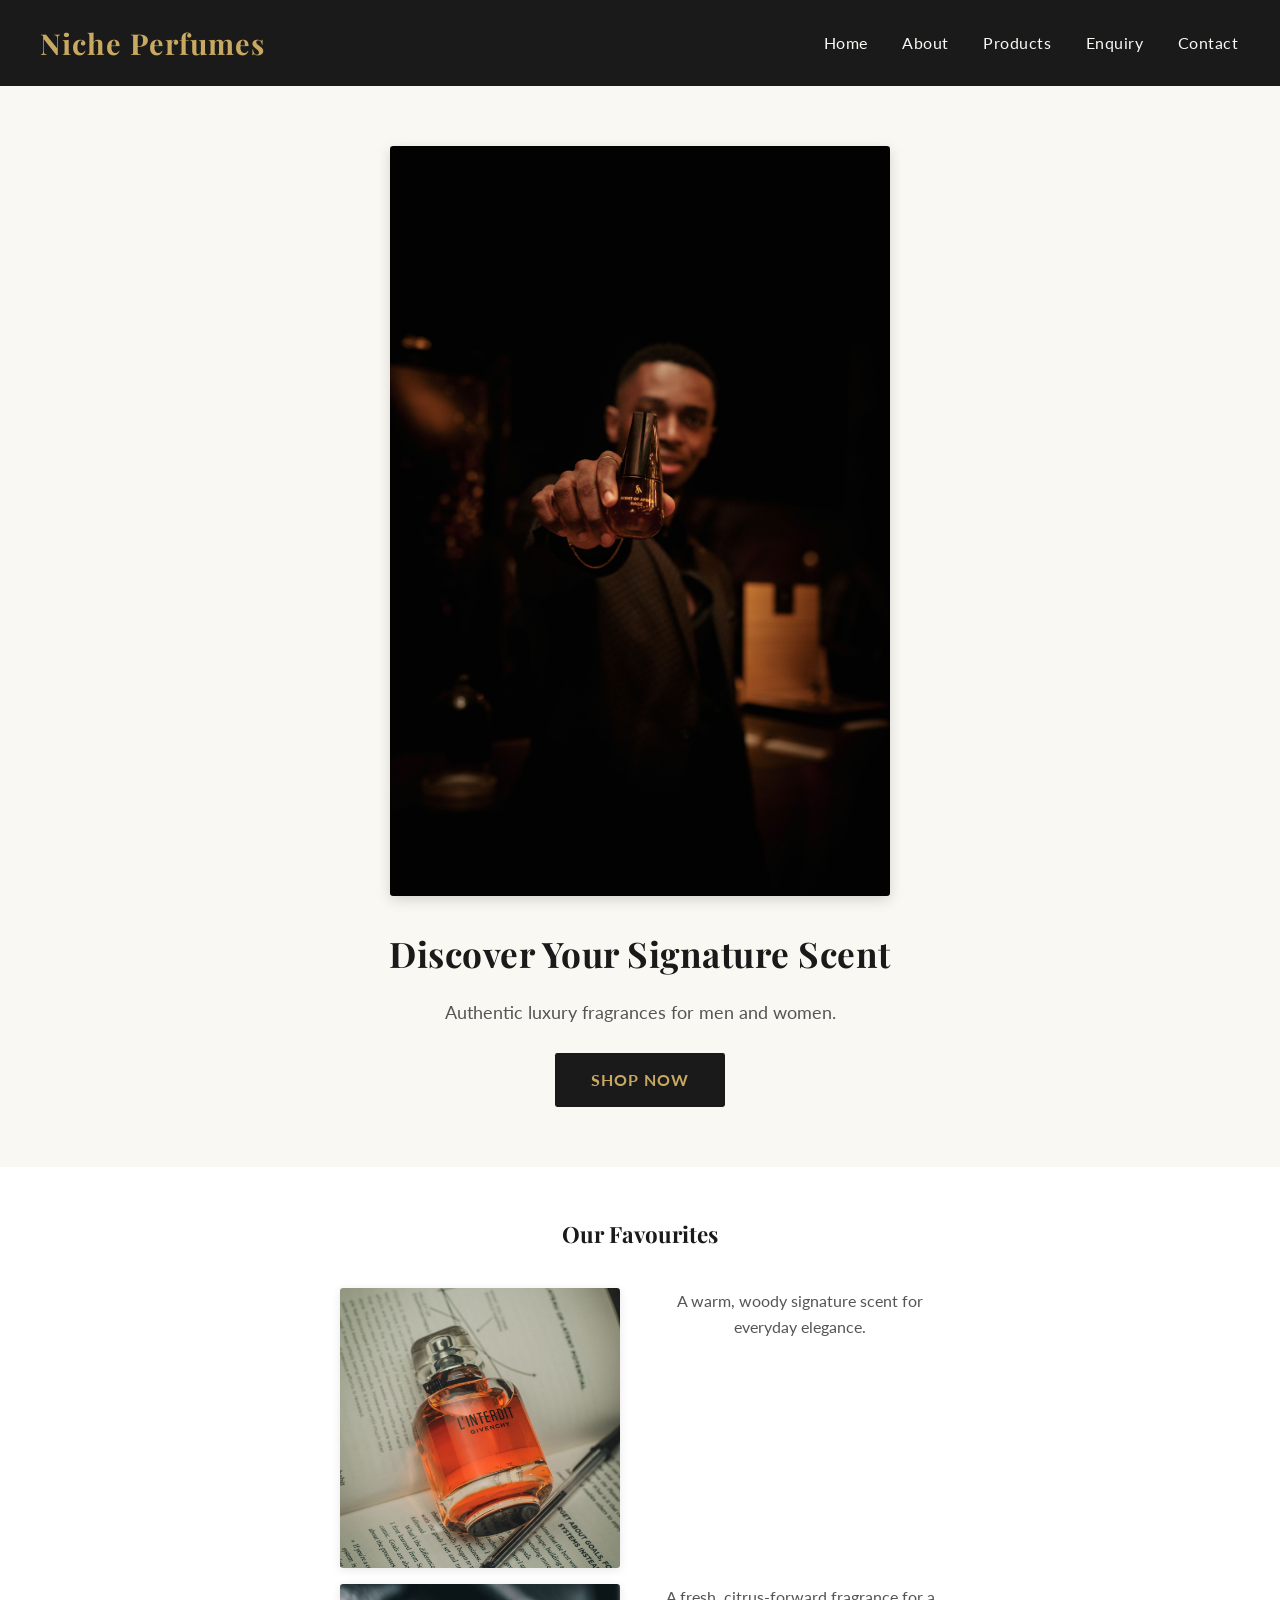
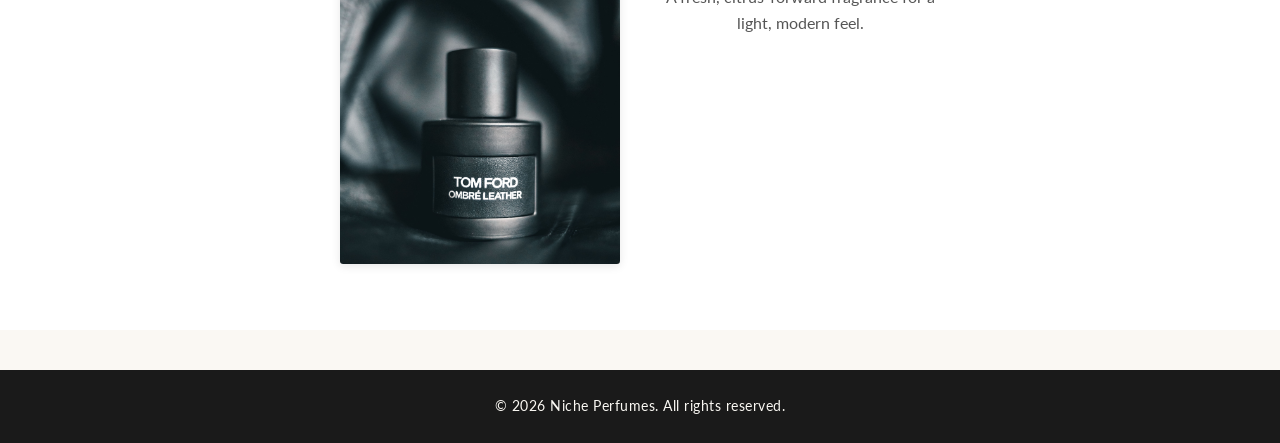
<file: index.html>
<!DOCTYPE html>
<html lang="en">
<head>
    <meta charset="UTF-8">
    <meta name="viewport" content="width=device-width, initial-scale=1.0">

    <!-- SEO: unique title and description for this page -->
    <title>Niche Perfumes | Luxury Fragrances in Cape Town</title>
    <meta name="description" content="Discover authentic luxury perfumes for men and women in Cape Town. Shop woody, floral, oriental and fresh fragrances at Niche Perfumes.">
    <meta name="keywords" content="luxury perfume Cape Town, authentic perfume South Africa, niche fragrances, perfume shop Cape Town, designer perfume">
    <meta name="author" content="Filloi Marie Antoinette">
    <meta name="robots" content="index, follow">
    <link rel="canonical" href="https://marie-filloi.github.io/niche-perfume-website/">

    <!-- Social sharing preview (Open Graph) -->
    <meta property="og:type" content="website">
    <meta property="og:site_name" content="Niche Perfumes">
    <meta property="og:title" content="Niche Perfumes | Luxury Fragrances in Cape Town">
    <meta property="og:description" content="Authentic luxury perfumes for men and women, from our boutique in the Cape Town CBD.">
    <meta property="og:url" content="https://marie-filloi.github.io/niche-perfume-website/">
    <meta property="og:image" content="https://marie-filloi.github.io/niche-perfume-website/images/home/hero-perfume.jpg">
    <meta property="og:locale" content="en_ZA">

    <!-- Speed: connect early to Google Fonts -->
    <link rel="preconnect" href="https://fonts.googleapis.com">
    <link rel="preconnect" href="https://fonts.gstatic.com" crossorigin>

    <link rel="stylesheet" href="css/style.css">
</head>
<body>

    <!-- Header and navigation -->
   <header>
    <h1>Niche Perfumes</h1>
    <!-- Hamburger button: only visible on small screens (see CSS) -->
    <button class="nav-toggle" aria-label="Toggle navigation menu" aria-expanded="false" aria-controls="main-nav">
        &#9776;
    </button>
    <nav id="main-nav">
        <ul>
            <li><a href="index.html">Home</a></li>
            <li><a href="about.html">About</a></li>
            <li><a href="products.html">Products</a></li>
            <li><a href="enquiry.html">Enquiry</a></li>
            <li><a href="contact.html">Contact</a></li>
        </ul>
    </nav>
</header>

    <!-- Main content -->
    <main>
        <section class="hero">
            
    <picture>
    <source media="(max-width: 768px)" srcset="images/home/hero-perfume-mobile.jpg">
    <source media="(min-width: 769px)" srcset="images/home/hero-perfume.jpg">
    <img src="images/home/hero-perfume.jpg" alt="Luxury perfume bottle">
</picture>
    <h2>Discover Your Signature Scent</h2>
    <p>Authentic luxury fragrances for men and women.</p>
    <a href="products.html" class="btn">Shop Now</a>
</section>

<section class="featured-products">
    <h3>Our Favourites</h3>
    <div class="product-preview">
        <img src="images/home/featured-woody-perfume.jpg" alt="Warm woody signature perfume bottle" loading="lazy">
        <p>A warm, woody signature scent for everyday elegance.</p>
    </div>
    <div class="product-preview">
       <img src="images/home/featured-fresh-perfume.jpg" alt="Fresh citrus-forward perfume bottle" loading="lazy">
        <p>A fresh, citrus-forward fragrance for a light, modern feel.</p>
    </div>
</section>

    </main>

    <!-- Footer -->
    <footer>
        <p>&copy; 2026 Niche Perfumes. All rights reserved.</p>
    </footer>

    <script src="js/main.js"></script>
</body>
</html>
</file>
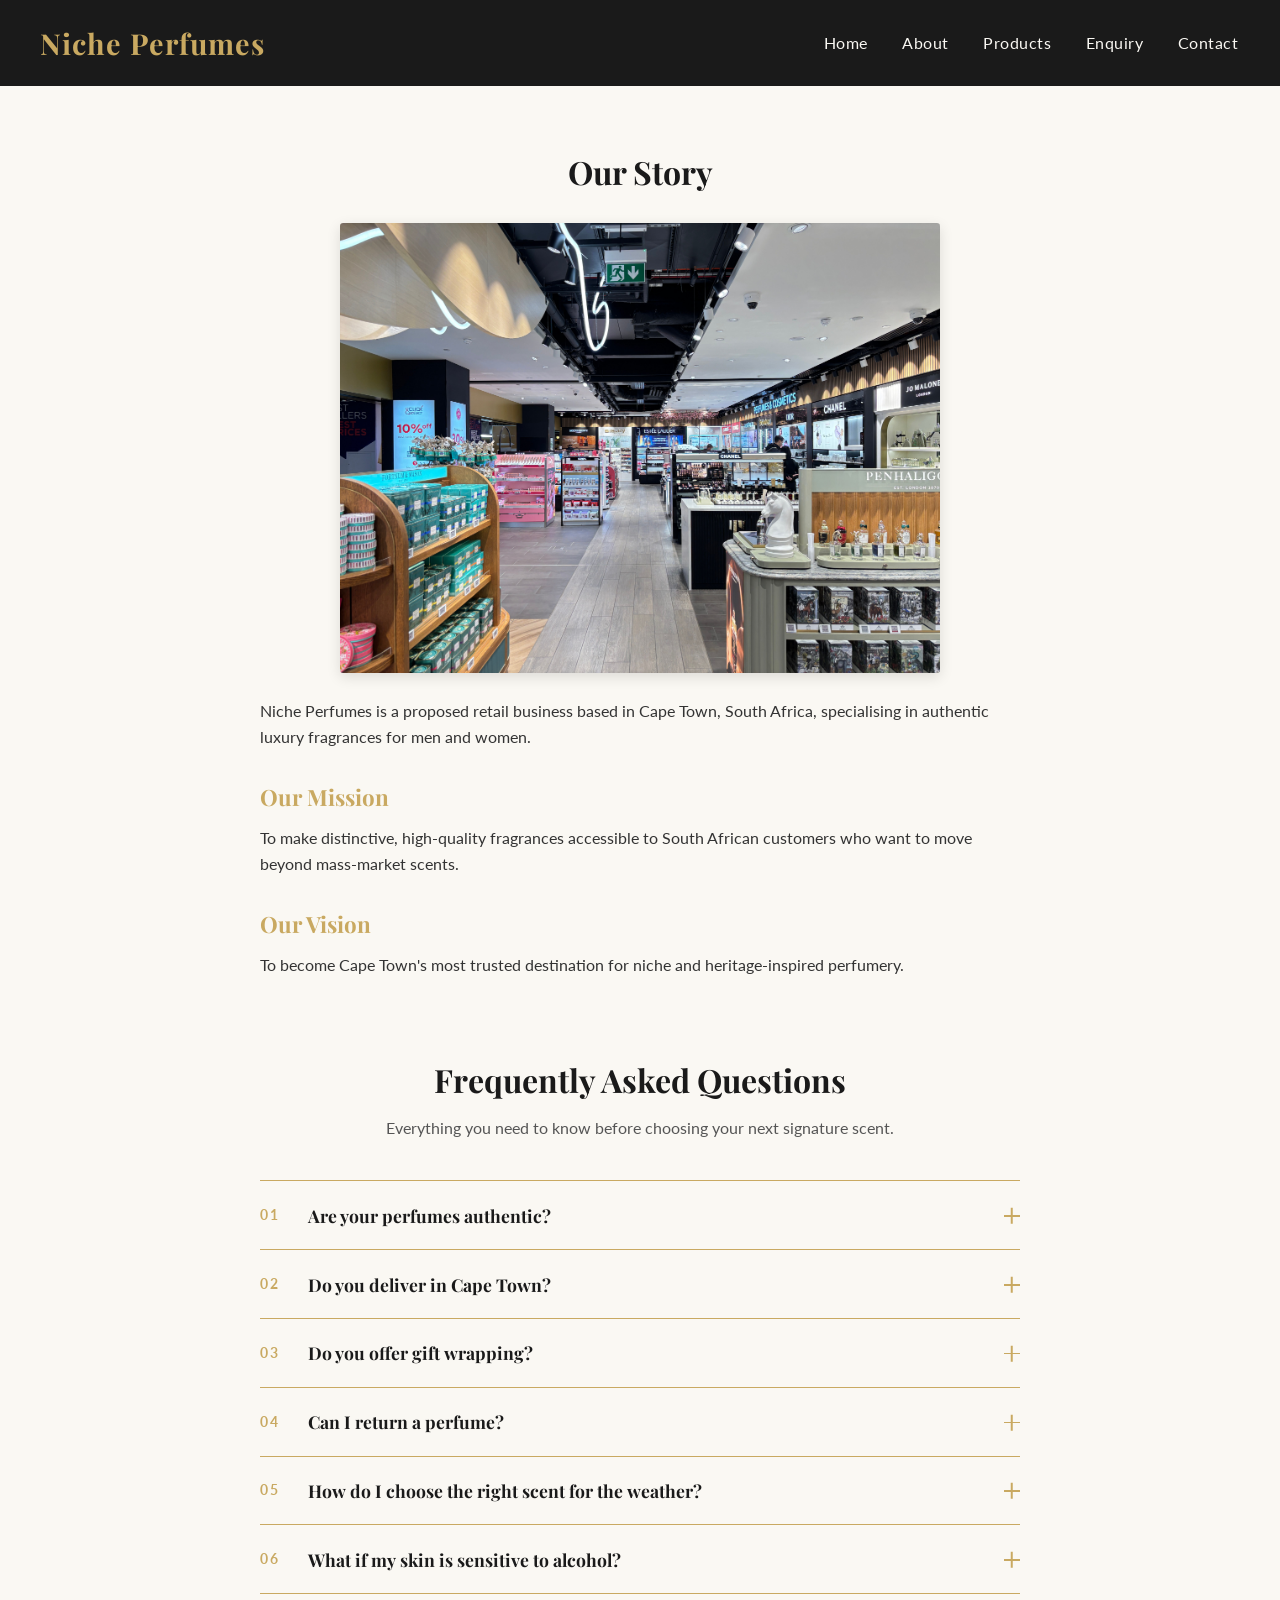
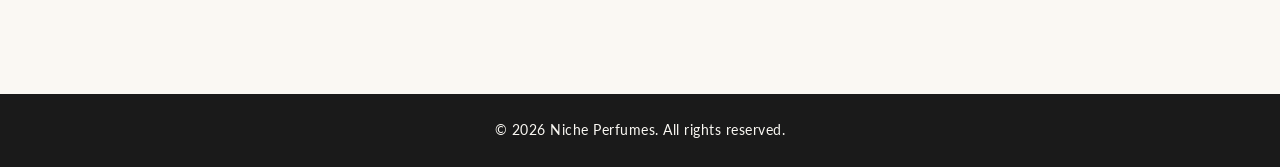
<file: about.html>
<!DOCTYPE html>
<html lang="en">
<head>
    <meta charset="UTF-8">
    <meta name="viewport" content="width=device-width, initial-scale=1.0">

    <!-- SEO: unique title and description for this page -->
    <title>About Niche Perfumes | Cape Town Perfume Boutique</title>
    <meta name="description" content="Learn the story behind Niche Perfumes, Cape Town's boutique for authentic niche and designer fragrances, plus answers to common perfume questions.">
    <meta name="keywords" content="about Niche Perfumes, perfume boutique Cape Town, authentic fragrances, perfume FAQ, how to choose a perfume">
    <meta name="author" content="Filloi Marie Antoinette">
    <meta name="robots" content="index, follow">
    <link rel="canonical" href="https://marie-filloi.github.io/niche-perfume-website/about.html">

    <!-- Social sharing preview (Open Graph) -->
    <meta property="og:type" content="website">
    <meta property="og:site_name" content="Niche Perfumes">
    <meta property="og:title" content="About Niche Perfumes | Cape Town Perfume Boutique">
    <meta property="og:description" content="Our story, mission and vision, plus answers to the most common perfume questions.">
    <meta property="og:url" content="https://marie-filloi.github.io/niche-perfume-website/about.html">
    <meta property="og:image" content="https://marie-filloi.github.io/niche-perfume-website/images/home/hero-perfume.jpg">
    <meta property="og:locale" content="en_ZA">

    <!-- Speed: connect early to Google Fonts -->
    <link rel="preconnect" href="https://fonts.googleapis.com">
    <link rel="preconnect" href="https://fonts.gstatic.com" crossorigin>

    <link rel="stylesheet" href="css/style.css">
</head>
<body>

    <header>
    <h1>Niche Perfumes</h1>
    <!-- Hamburger button: only visible on small screens (see CSS) -->
    <button class="nav-toggle" aria-label="Toggle navigation menu" aria-expanded="false" aria-controls="main-nav">
        &#9776;
    </button>
    <nav id="main-nav">
        <ul>
            <li><a href="index.html">Home</a></li>
            <li><a href="about.html">About</a></li>
            <li><a href="products.html">Products</a></li>
            <li><a href="enquiry.html">Enquiry</a></li>
            <li><a href="contact.html">Contact</a></li>
        </ul>
    </nav>
</header>

    <main>
        <section class="about-content">
            <h2>Our Story</h2>
           
    <img src="images/about/about-store.jpg" alt="Niche Perfumes store interior">
    <p>Niche Perfumes is a proposed retail business based in Cape Town, South Africa, specialising in authentic luxury fragrances for men and women.</p>
           
            <h3>Our Mission</h3>
            <p>To make distinctive, high-quality fragrances accessible to South African customers who want to move beyond mass-market scents.</p>

            <h3>Our Vision</h3>
            <p>To become Cape Town's most trusted destination for niche and heritage-inspired perfumery.</p>
        </section>
                <!-- FAQ accordion: questions open and close with js/main.js -->
        <section class="faq" aria-labelledby="faq-title">
            <h2 id="faq-title">Frequently Asked Questions</h2>
            <p class="faq-intro">Everything you need to know before choosing your next signature scent.</p>

            <div class="faq-list">
            <div class="faq-item">
                <h3>
                    <button class="faq-question" id="faq-question-1" aria-expanded="false" aria-controls="faq-answer-1">
                        <span class="faq-number">01</span>
                        <span class="faq-text">Are your perfumes authentic?</span>
                        <span class="faq-icon" aria-hidden="true"></span>
                    </button>
                </h3>
                <div class="faq-answer" id="faq-answer-1" role="region" aria-labelledby="faq-question-1">
                    <div class="faq-answer-inner">
                        <p>Yes. Every fragrance at Niche Perfumes is 100% authentic and sourced directly from recognised perfume houses and their authorised distributors. We never sell copies, testers presented as new stock, or grey-market products.</p>
                    </div>
                </div>
            </div>

            <div class="faq-item">
                <h3>
                    <button class="faq-question" id="faq-question-2" aria-expanded="false" aria-controls="faq-answer-2">
                        <span class="faq-number">02</span>
                        <span class="faq-text">Do you deliver in Cape Town?</span>
                        <span class="faq-icon" aria-hidden="true"></span>
                    </button>
                </h3>
                <div class="faq-answer" id="faq-answer-2" role="region" aria-labelledby="faq-question-2">
                    <div class="faq-answer-inner">
                        <p>We deliver across Cape Town and the surrounding areas, and you can also collect your order from our store in the Cape Town CBD. Nationwide delivery across South Africa is planned as the business grows.</p>
                    </div>
                </div>
            </div>

            <div class="faq-item">
                <h3>
                    <button class="faq-question" id="faq-question-3" aria-expanded="false" aria-controls="faq-answer-3">
                        <span class="faq-number">03</span>
                        <span class="faq-text">Do you offer gift wrapping?</span>
                        <span class="faq-icon" aria-hidden="true"></span>
                    </button>
                </h3>
                <div class="faq-answer" id="faq-answer-3" role="region" aria-labelledby="faq-question-3">
                    <div class="faq-answer-inner">
                        <p>Yes. Every perfume can be gift-wrapped in our signature black and gold packaging at no extra cost. We also prepare curated gift sets for birthdays, anniversaries, and corporate clients.</p>
                    </div>
                </div>
            </div>

            <div class="faq-item">
                <h3>
                    <button class="faq-question" id="faq-question-4" aria-expanded="false" aria-controls="faq-answer-4">
                        <span class="faq-number">04</span>
                        <span class="faq-text">Can I return a perfume?</span>
                        <span class="faq-icon" aria-hidden="true"></span>
                    </button>
                </h3>
                <div class="faq-answer" id="faq-answer-4" role="region" aria-labelledby="faq-question-4">
                    <div class="faq-answer-inner">
                        <p>Unopened perfumes in their original sealed packaging can be returned within <strong>72 hours</strong> of purchase, with your till slip as proof of purchase. Returned items can be exchanged or credited, as <strong>we do not offer refunds</strong>. For hygiene reasons, opened or used fragrances cannot be returned.</p>
                    </div>
                </div>
            </div>

            <div class="faq-item">
                <h3>
                    <button class="faq-question" id="faq-question-5" aria-expanded="false" aria-controls="faq-answer-5">
                        <span class="faq-number">05</span>
                        <span class="faq-text">How do I choose the right scent for the weather?</span>
                        <span class="faq-icon" aria-hidden="true"></span>
                    </button>
                </h3>
                <div class="faq-answer" id="faq-answer-5" role="region" aria-labelledby="faq-question-5">
                    <div class="faq-answer-inner">
                        <p>Let the weather and the occasion guide you:</p>
                        <ul>
                            <li><strong>Hot or humid days:</strong> heat makes a fragrance stronger, so choose light fresh, citrus, aquatic, or green scents, ideally an eau de toilette, and use only one or two sprays.</li>
                            <li><strong>Cold or winter days:</strong> cold air softens a scent, so richer woody, amber, and vanilla fragrances (often an eau de parfum) last longer and feel warmer.</li>
                            <li><strong>Mild or rainy days:</strong> soft florals and clean musks feel balanced without being too heavy.</li>
                            <li><strong>Day or evening:</strong> keep lighter scents for work and daytime, and save intense woody or oriental scents for evenings and special occasions.</li>
                        </ul>
                        <p>Perfume types, from the lightest to the strongest:</p>
                        <ul>
                            <li><strong>Eau de Cologne</strong> (about 2–4% perfume oil): the lightest, ideal for very hot days.</li>
                            <li><strong>Eau de Toilette</strong> (about 5–15%): light and fresh, for daytime and summer.</li>
                            <li><strong>Eau de Parfum</strong> (about 15–20%): more intense and longer lasting, for winter and evenings.</li>
                            <li><strong>Parfum / Extrait</strong> (about 20–30%): the most concentrated, for special occasions.</li>
                        </ul>
                        <p>Explore our scent families on the <a href="products.html">Products page</a>, or <a href="enquiry.html">send us an enquiry</a> for a personal recommendation.</p>
                    </div>
                </div>
            </div>

            <div class="faq-item">
                <h3>
                    <button class="faq-question" id="faq-question-6" aria-expanded="false" aria-controls="faq-answer-6">
                        <span class="faq-number">06</span>
                        <span class="faq-text">What if my skin is sensitive to alcohol?</span>
                        <span class="faq-icon" aria-hidden="true"></span>
                    </button>
                </h3>
                <div class="faq-answer" id="faq-answer-6" role="region" aria-labelledby="faq-question-6">
                    <div class="faq-answer-inner">
                        <p>Most perfumes are alcohol-based, which helps the scent spread, but alcohol can dry out or irritate sensitive skin. A few simple tips:</p>
                        <ul>
                            <li><strong>Test first:</strong> apply a small amount to your inner wrist and wait 24 hours before wearing it more widely.</li>
                            <li><strong>Spray on clothing instead of skin:</strong> fabric holds a scent well. Test on a hidden area first, as some delicate fabrics can stain.</li>
                            <li><strong>Avoid irritated or freshly shaved skin,</strong> and never apply perfume to broken skin.</li>
                            <li><strong>Choose gentler formats:</strong> alcohol-free perfume oils and light body mists are kinder to sensitive skin. Ask us which ones we stock.</li>
                        </ul>
                        <p>If redness or itching appears, stop using the product and ask a pharmacist or doctor for advice.</p>
                    </div>
                </div>
            </div>
            </div>
        </section>
    </main>

    <footer>
        <p>&copy; 2026 Niche Perfumes. All rights reserved.</p>
    </footer>

        <script src="js/main.js"></script>
</body>
</html>
</file>
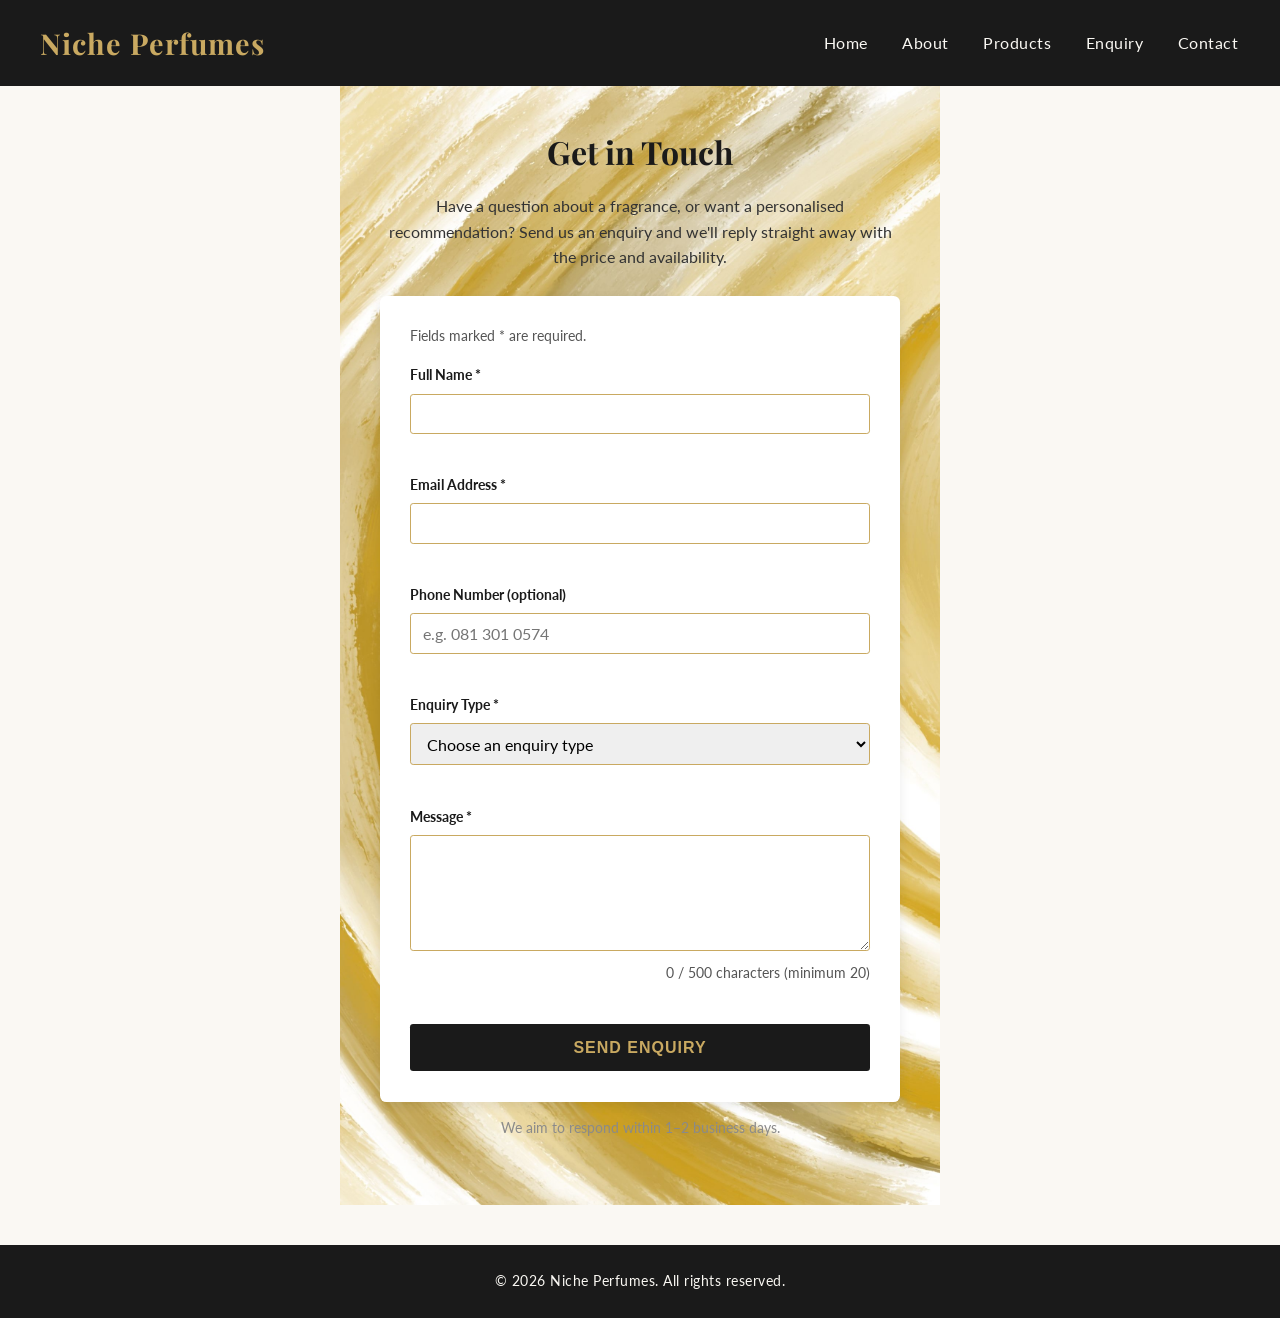
<file: enquiry.html>
<!DOCTYPE html>
<html lang="en">
<head>
    <meta charset="UTF-8">
    <meta name="viewport" content="width=device-width, initial-scale=1.0">

    <!-- SEO: unique title and description for this page -->
    <title>Perfume Price &amp; Availability Enquiry | Niche Perfumes</title>
    <meta name="description" content="Ask about the price, stock and delivery of any fragrance. Get an instant quote for gifts and corporate orders from Niche Perfumes, Cape Town.">
    <meta name="keywords" content="perfume price enquiry, perfume availability Cape Town, corporate perfume gifts, perfume gift sets South Africa, perfume delivery Cape Town">
    <meta name="author" content="Filloi Marie Antoinette">
    <meta name="robots" content="index, follow">
    <link rel="canonical" href="https://marie-filloi.github.io/niche-perfume-website/enquiry.html">

    <!-- Social sharing preview (Open Graph) -->
    <meta property="og:type" content="website">
    <meta property="og:site_name" content="Niche Perfumes">
    <meta property="og:title" content="Perfume Price &amp; Availability Enquiry | Niche Perfumes">
    <meta property="og:description" content="Get an instant price, stock and delivery estimate for any fragrance or corporate gift order.">
    <meta property="og:url" content="https://marie-filloi.github.io/niche-perfume-website/enquiry.html">
    <meta property="og:image" content="https://marie-filloi.github.io/niche-perfume-website/images/home/hero-perfume.jpg">
    <meta property="og:locale" content="en_ZA">

    <!-- Speed: connect early to Google Fonts -->
    <link rel="preconnect" href="https://fonts.googleapis.com">
    <link rel="preconnect" href="https://fonts.gstatic.com" crossorigin>

    <link rel="stylesheet" href="css/style.css">
</head>
<body>

   <header>
    <h1>Niche Perfumes</h1>
    <!-- Hamburger button: only visible on small screens (see CSS) -->
    <button class="nav-toggle" aria-label="Toggle navigation menu" aria-expanded="false" aria-controls="main-nav">
        &#9776;
    </button>
    <nav id="main-nav">
        <ul>
            <li><a href="index.html">Home</a></li>
            <li><a href="about.html">About</a></li>
            <li><a href="products.html">Products</a></li>
            <li><a href="enquiry.html">Enquiry</a></li>
            <li><a href="contact.html">Contact</a></li>
        </ul>
    </nav>
</header>

    <main>
        <section class="enquiry-form" style="background-image: url('images/enquiry/enquiry-bg.jpg'); background-size: cover; background-position: center; padding: 40px;">
            <h2>Get in Touch</h2>
            <p>Have a question about a fragrance, or want a personalised recommendation? Send us an enquiry and we'll reply straight away with the price and availability.</p>

            <!-- novalidate: JavaScript (js/main.js) shows our own error messages instead of the browser's -->
            <form id="enquiry-form" action="https://jsonplaceholder.typicode.com/posts" method="post" novalidate>
                <p class="form-hint">Fields marked * are required.</p>

                <label for="fullname">Full Name *</label>
                <input type="text" id="fullname" name="fullname" required minlength="2" maxlength="60" autocomplete="name">
                <p class="field-error" id="fullname-error" aria-live="polite"></p>

                <label for="email">Email Address *</label>
                <input type="email" id="email" name="email" required maxlength="100" autocomplete="email">
                <p class="field-error" id="email-error" aria-live="polite"></p>

                <label for="phone">Phone Number (optional)</label>
                <input type="tel" id="phone" name="phone" placeholder="e.g. 081 301 0574" autocomplete="tel">
                <p class="field-error" id="phone-error" aria-live="polite"></p>

                <label for="enquiry-type">Enquiry Type *</label>
                <select id="enquiry-type" name="enquiry-type" required>
                    <option value="">Choose an enquiry type</option>
                    <option value="availability">Price and availability</option>
                    <option value="gift">Gift set or corporate order</option>
                    <option value="stockist">Stockist or partnership enquiry</option>
                    <option value="other">Other</option>
                </select>
                <p class="field-error" id="enquiry-type-error" aria-live="polite"></p>

                <!-- Only shown for "Price and availability" and "Gift set or corporate order" -->
                <div id="product-fields" class="product-fields" hidden>
                    <label for="fragrance">Fragrance *</label>
                    <select id="fragrance" name="fragrance">
                        <option value="">Choose a fragrance</option>
                        <option value="Woody Collection">Woody Collection (from R650)</option>
                        <option value="Floral Collection">Floral Collection (from R580)</option>
                        <option value="Oriental / Amber Collection">Oriental / Amber Collection (from R720)</option>
                        <option value="Fresh / Citrus Collection">Fresh / Citrus Collection (from R540)</option>
                        <option value="Unisex Collection">Unisex Collection (from R690)</option>
                        <option value="Luminous Floral">Luminous Floral (from R610)</option>
                        <option value="Aquatic Fresh">Aquatic Fresh (from R670)</option>
                        <option value="Classic Floral">Classic Floral (from R590)</option>
                        <option value="not-sure">Not sure, please recommend one</option>
                    </select>
                    <p class="field-error" id="fragrance-error" aria-live="polite"></p>

                    <label for="quantity">Quantity *</label>
                    <input type="number" id="quantity" name="quantity" min="1" max="50" value="1">
                    <p class="field-error" id="quantity-error" aria-live="polite"></p>

                    <label for="needed-by">Needed By (optional)</label>
                    <input type="date" id="needed-by" name="needed-by">
                    <p class="field-error" id="needed-by-error" aria-live="polite"></p>
                </div>

                <label for="message">Message *</label>
                <textarea id="message" name="message" rows="5" required minlength="20" maxlength="500"></textarea>
                <p class="char-counter" id="message-counter">0 / 500 characters (minimum 20)</p>
                <p class="field-error" id="message-error" aria-live="polite"></p>

                <button type="submit" id="enquiry-submit">Send Enquiry</button>
            </form>

            <!-- Filled in by js/main.js after the form is sent -->
            <div id="enquiry-response" class="enquiry-response" tabindex="-1" hidden></div>

            <p class="note">We aim to respond within 1–2 business days.</p>
        </section>
    </main>

    <footer>
        <p>&copy; 2026 Niche Perfumes. All rights reserved.</p>
    </footer>

        <script src="js/main.js"></script>
</body>
</html>
</file>
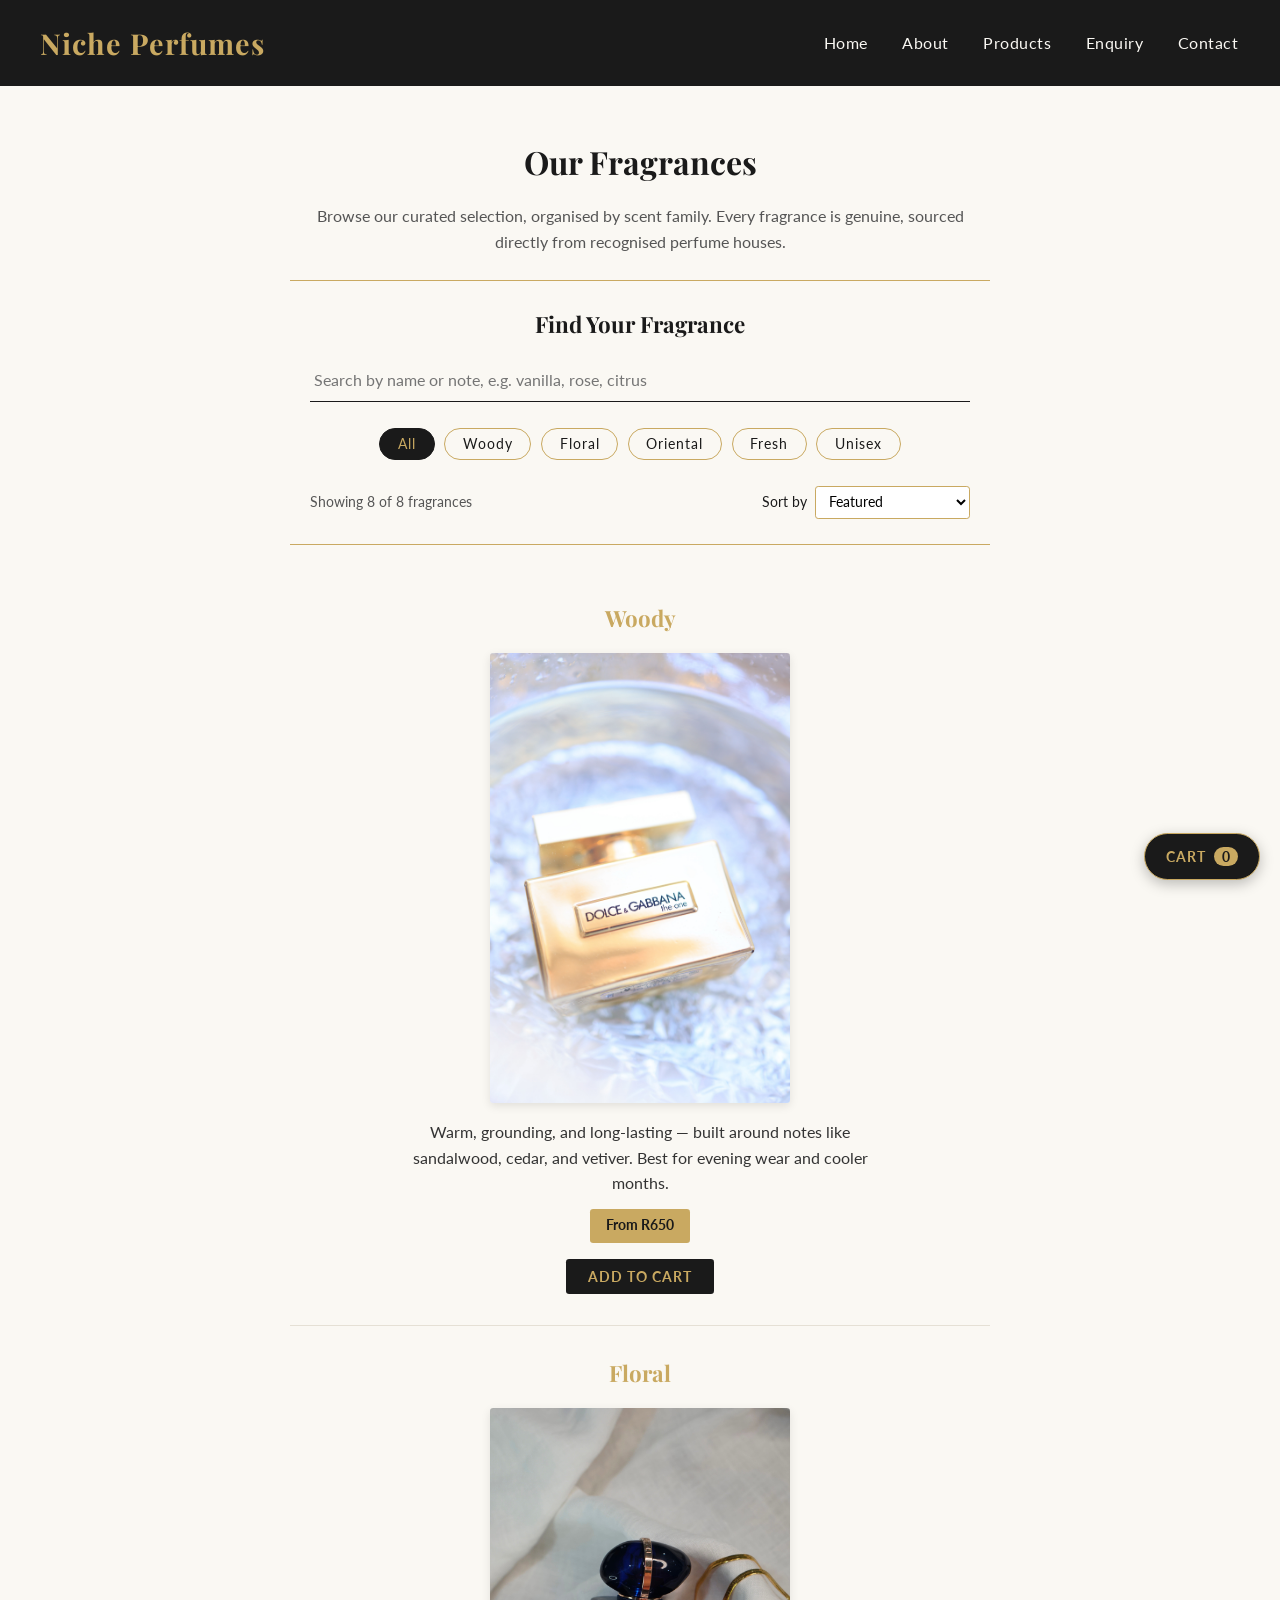
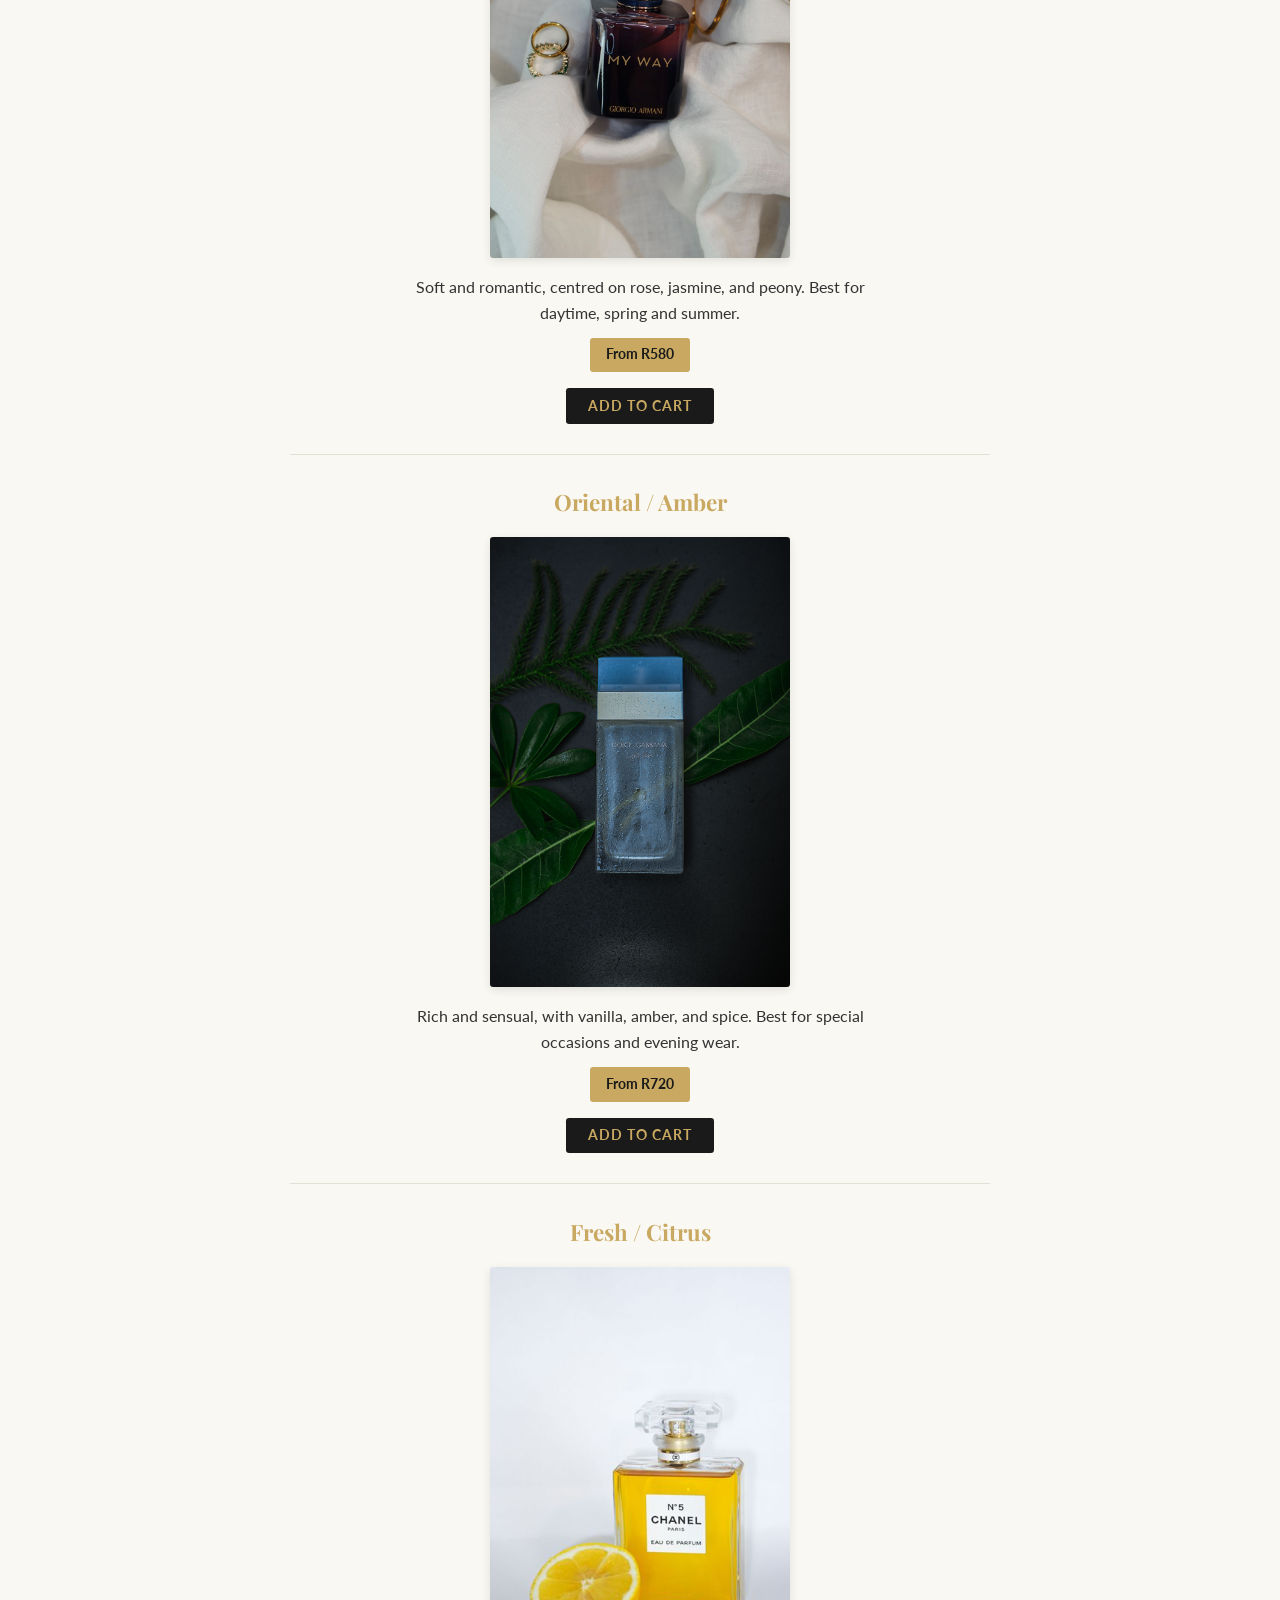
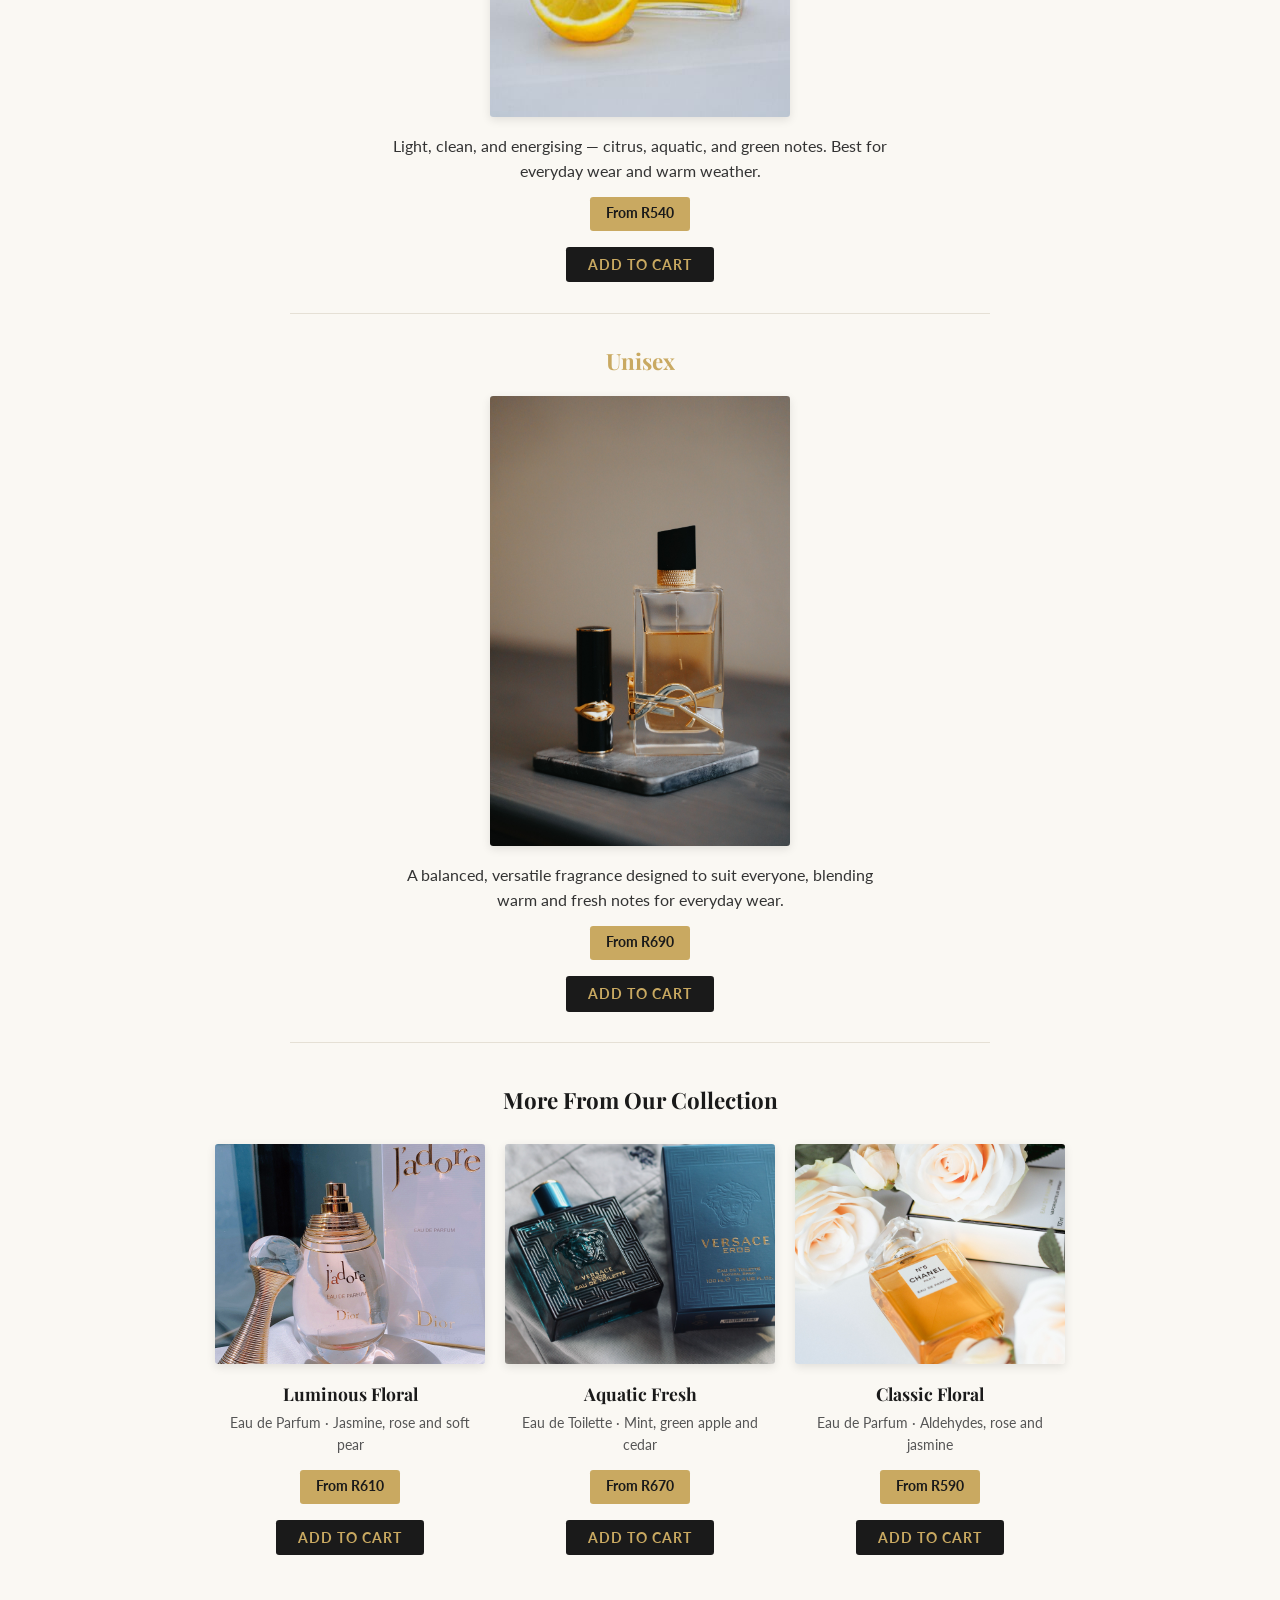
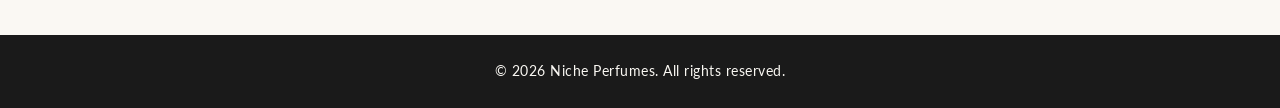
<file: products.html>
<!DOCTYPE html>
<html lang="en">
<head>
    <meta charset="UTF-8">
    <meta name="viewport" content="width=device-width, initial-scale=1.0">

    <!-- SEO: unique title and description for this page -->
    <title>Luxury Perfumes for Men &amp; Women | Niche Perfumes</title>
    <meta name="description" content="Browse authentic perfumes by scent family: woody, floral, oriental, fresh and unisex. Search by note, compare prices from R540 and add to your cart.">
    <meta name="keywords" content="buy perfume Cape Town, woody perfume, floral perfume, oriental amber perfume, fresh citrus perfume, unisex fragrance, eau de parfum price">
    <meta name="author" content="Filloi Marie Antoinette">
    <meta name="robots" content="index, follow">
    <link rel="canonical" href="https://marie-filloi.github.io/niche-perfume-website/products.html">

    <!-- Social sharing preview (Open Graph) -->
    <meta property="og:type" content="website">
    <meta property="og:site_name" content="Niche Perfumes">
    <meta property="og:title" content="Luxury Perfumes for Men &amp; Women | Niche Perfumes">
    <meta property="og:description" content="Woody, floral, oriental, fresh and unisex fragrances from R540, all 100% authentic.">
    <meta property="og:url" content="https://marie-filloi.github.io/niche-perfume-website/products.html">
    <meta property="og:image" content="https://marie-filloi.github.io/niche-perfume-website/images/products/medium/woody-perfume.jpg">
    <meta property="og:locale" content="en_ZA">

    <!-- Speed: connect early to Google Fonts -->
    <link rel="preconnect" href="https://fonts.googleapis.com">
    <link rel="preconnect" href="https://fonts.gstatic.com" crossorigin>

    <link rel="stylesheet" href="css/style.css">
</head>
<body>

    <header>
    <h1>Niche Perfumes</h1>
    <!-- Hamburger button: only visible on small screens (see CSS) -->
    <button class="nav-toggle" aria-label="Toggle navigation menu" aria-expanded="false" aria-controls="main-nav">
        &#9776;
    </button>
    <nav id="main-nav">
        <ul>
            <li><a href="index.html">Home</a></li>
            <li><a href="about.html">About</a></li>
            <li><a href="products.html">Products</a></li>
            <li><a href="enquiry.html">Enquiry</a></li>
            <li><a href="contact.html">Contact</a></li>
        </ul>
    </nav>
</header>

    <main>
        <section class="products-intro">
            <h2>Our Fragrances</h2>
            <p>Browse our curated selection, organised by scent family. Every fragrance is genuine, sourced directly from recognised perfume houses.</p>
        </section>

        <!-- Find Your Fragrance: search, filter and sort (js/main.js) -->
        <section class="product-tools" aria-label="Search, filter and sort fragrances">
            <h3>Find Your Fragrance</h3>
            <div class="search-box">
                <label for="product-search" class="visually-hidden">Search fragrances</label>
                <input type="search" id="product-search" placeholder="Search by name or note, e.g. vanilla, rose, citrus">
            </div>

            <div class="filter-buttons" role="group" aria-label="Filter by scent family">
                <button class="filter-button is-active" data-filter="all" aria-pressed="true">All</button>
                <button class="filter-button" data-filter="woody" aria-pressed="false">Woody</button>
                <button class="filter-button" data-filter="floral" aria-pressed="false">Floral</button>
                <button class="filter-button" data-filter="oriental" aria-pressed="false">Oriental</button>
                <button class="filter-button" data-filter="fresh" aria-pressed="false">Fresh</button>
                <button class="filter-button" data-filter="unisex" aria-pressed="false">Unisex</button>
            </div>

            <div class="tools-footer">
                <p class="results-count" id="results-count" aria-live="polite">Showing 8 of 8 fragrances</p>
                <div class="sort-box">
                    <label for="product-sort">Sort by</label>
                    <select id="product-sort">
                        <option value="featured">Featured</option>
                        <option value="price-asc">Price: Low to High</option>
                        <option value="price-desc">Price: High to Low</option>
                    </select>
                </div>
            </div>
        </section>

        <!-- Scent families (written in HTML so search engines can read them) -->
        <div id="product-list" class="product-list">
            <section class="scent-family" data-family="woody" data-price="650">
                <h3>Woody</h3>
                <img src="images/products/medium/woody-perfume.jpg"
                     srcset="images/products/small/woody-perfume.jpg 400w,"
                             images/products/medium/woody-perfume.jpg 800w
                     sizes="(max-width: 768px) 100vw, 300px"
                     loading="lazy"
                     alt="Woody scent perfume bottle">
                <p>Warm, grounding, and long-lasting — built around notes like sandalwood, cedar, and vetiver. Best for evening wear and cooler months.</p>
                <p class="price">From R650</p>
                <button class="add-to-cart" data-name="Woody Collection" data-price="650">Add to Cart</button>
            </section>

            <section class="scent-family" data-family="floral" data-price="580">
                <h3>Floral</h3>
                <img src="images/products/medium/floral-perfume.jpg"
                     srcset="images/products/small/floral-perfume.jpg 400w,"
                             images/products/medium/floral-perfume.jpg 800w
                     sizes="(max-width: 768px) 100vw, 300px"
                     loading="lazy"
                     alt="Floral scent perfume bottle">
                <p>Soft and romantic, centred on rose, jasmine, and peony. Best for daytime, spring and summer.</p>
                <p class="price">From R580</p>
                <button class="add-to-cart" data-name="Floral Collection" data-price="580">Add to Cart</button>
            </section>

            <section class="scent-family" data-family="oriental" data-price="720">
                <h3>Oriental / Amber</h3>
                <img src="images/products/medium/oriental-amber-perfume.jpg"
                     srcset="images/products/small/oriental-amber-perfume.jpg 400w,"
                             images/products/medium/oriental-amber-perfume.jpg 800w
                     sizes="(max-width: 768px) 100vw, 300px"
                     loading="lazy"
                     alt="Oriental amber scent perfume bottle">
                <p>Rich and sensual, with vanilla, amber, and spice. Best for special occasions and evening wear.</p>
                <p class="price">From R720</p>
                <button class="add-to-cart" data-name="Oriental / Amber Collection" data-price="720">Add to Cart</button>
            </section>

            <section class="scent-family" data-family="fresh" data-price="540">
                <h3>Fresh / Citrus</h3>
                <img src="images/products/medium/fresh-citrus-perfume.jpg"
                     srcset="images/products/small/fresh-citrus-perfume.jpg 400w,"
                             images/products/medium/fresh-citrus-perfume.jpg 800w
                     sizes="(max-width: 768px) 100vw, 300px"
                     loading="lazy"
                     alt="Fresh citrus scent perfume bottle">
                <p>Light, clean, and energising — citrus, aquatic, and green notes. Best for everyday wear and warm weather.</p>
                <p class="price">From R540</p>
                <button class="add-to-cart" data-name="Fresh / Citrus Collection" data-price="540">Add to Cart</button>
            </section>

            <section class="scent-family" data-family="unisex" data-price="690">
                <h3>Unisex</h3>
                <img src="images/products/medium/unisex-perfume.jpg"
                     srcset="images/products/small/unisex-perfume.jpg 400w,"
                             images/products/medium/unisex-perfume.jpg 800w
                     sizes="(max-width: 768px) 100vw, 300px"
                     loading="lazy"
                     alt="Unisex scent perfume bottle">
                <p>A balanced, versatile fragrance designed to suit everyone, blending warm and fresh notes for everyday wear.</p>
                <p class="price">From R690</p>
                <button class="add-to-cart" data-name="Unisex Collection" data-price="690">Add to Cart</button>
            </section>
        </div>

        <!-- Shown by js/main.js when nothing matches the search -->
        <div id="no-results" class="no-results" hidden>
            <p>No fragrances match your search.</p>
            <button id="clear-filters" class="clear-filters">Clear search and filters</button>
        </div>

        <!-- More From Our Collection: the cards are loaded by js/main.js -->
        <section class="more-collection" id="collection-section">
            <h3>More From Our Collection</h3>
            <div id="collection-list" class="collection-grid"></div>
        </section>
    </main>

    <!-- Footer -->
    <footer>
        <p>&copy; 2026 Niche Perfumes. All rights reserved.</p>
    </footer>

    <script src="js/main.js"></script>
</body>
</html>
</file>
<file: css/style.css>
/* ===== GOOGLE FONTS ===== */
@import url('https://fonts.googleapis.com/css2?family=Playfair+Display:wght@400;700&family=Lato:wght@400;700&display=swap');

/* ===== DESIGN TOKENS (CSS VARIABLES) ===== */
:root {
    --color-black: #1A1A1A;
    --color-gold: #C9A961;
    --color-ivory: #FAF8F3;
    --color-grey: #8A8A8A;
    --color-white: #FFFFFF;
    --color-text: #333333;
    --color-text-muted: #555555;
    --color-border: #E5E0D5;

    --font-heading: 'Playfair Display', 'Georgia', serif;
    --font-body: 'Lato', sans-serif;

    --spacing-sm: 1rem;
    --spacing-md: 1.6rem;
    --spacing-lg: 2.5rem;
    --spacing-xl: 3.75rem;

    --radius-sm: 0.2rem;
    --radius-md: 0.4rem;

    --transition: 0.3s ease;

    /* Type scale: every font-size in the site uses these tokens.
       The heading sizes are redefined in the media queries below,
       so the whole type scale shrinks on tablet and mobile. */
    --font-size-sm: 0.85rem;
    --font-size-base: 1rem;
    --font-size-lg: 1.1rem;
    --font-size-h3: 1.4rem;
    --font-size-h2: 2rem;
    --font-size-hero: 2.2rem;
    --font-size-logo: 1.8rem;
}

/* ===== RESET & BASE STYLES ===== */
* {
    margin: 0;
    padding: 0;
    box-sizing: border-box;
}

body {
    font-family: var(--font-body);
    font-weight: 400;
    background-color: var(--color-ivory);
    color: var(--color-black);
    font-size: var(--font-size-base);
    line-height: 1.6;
}

h1, h2, h3 {
    font-family: var(--font-heading);
    font-weight: 700;
}

a {
    text-decoration: none;
    color: inherit;
}

ul {
    list-style: none;
}

img {
    max-width: 100%;
    height: auto;
    display: block;
}

/* ===== HEADER & NAVIGATION ===== */
header {
    background-color: var(--color-black);
    padding: 1.25rem var(--spacing-lg);
    display: flex;
    justify-content: space-between;
    align-items: center;
    flex-wrap: wrap;
}

header h1 {
    color: var(--color-gold);
    font-size: var(--font-size-logo);
    letter-spacing: 1px;
}

nav ul {
    display: flex;
    gap: 1.9rem;
    width: 100%;
    max-width: 100%;
}

nav a {
    color: var(--color-ivory);
    font-weight: 400;
    font-size: var(--font-size-base);
    letter-spacing: 0.5px;
    transition: color var(--transition);
    padding: 4px 2px;
}

nav a:hover,
nav a:focus-visible {
    color: var(--color-gold);
    outline: none;
}

nav a:active {
    color: var(--color-white);
}

/* Hamburger button: hidden on desktop, shown on tablet and mobile.
   js/main.js opens and closes the menu when it is clicked. */
.nav-toggle {
    display: none;
    background: none;
    border: 1px solid var(--color-gold);
    border-radius: var(--radius-sm);
    color: var(--color-gold);
    font-size: var(--font-size-h3);
    line-height: 1;
    padding: 0.3rem 0.6rem;
    cursor: pointer;
    transition: background-color var(--transition), color var(--transition);
}

.nav-toggle:hover,
.nav-toggle:focus-visible {
    background-color: var(--color-gold);
    color: var(--color-black);
    outline: none;
}

.nav-toggle:active {
    background-color: var(--color-white);
}

/* ===== HERO SECTION ===== */
.hero {
    text-align: center;
    padding: var(--spacing-xl) 1.25rem;
    background-color: var(--color-ivory);
}

.hero img {
    width: 100%;
    max-width: 500px;
    margin: 0 auto 1.9rem;
    border-radius: var(--radius-sm);
    box-shadow: 0 4px 14px rgba(0, 0, 0, 0.15);
}

.hero h2 {
    font-size: var(--font-size-hero);
    color: var(--color-black);
    margin-bottom: var(--spacing-sm);
    letter-spacing: 0.5px;
}

.hero p {
    font-size: var(--font-size-lg);
    font-weight: 400;
    color: var(--color-text-muted);
    margin-bottom: var(--spacing-md);
}

.hero .btn,
.hero a.btn {
    display: inline-block;
    background-color: var(--color-black);
    color: var(--color-gold);
    font-weight: 700;
    padding: 0.9rem 2.25rem;
    font-size: var(--font-size-base);
    letter-spacing: 1px;
    text-transform: uppercase;
    border-radius: 0.15rem;
    transition: background-color var(--transition);
}

.hero .btn:hover,
.hero a.btn:hover,
.hero .btn:focus-visible {
    background-color: var(--color-gold);
    color: var(--color-black);
    outline: none;
}

.hero .btn:active {
    background-color: var(--color-white);
}

/* ===== FEATURED PRODUCTS ===== */
.featured-products {
    padding: 3.125rem 1.25rem;
    text-align: center;
    background-color: var(--color-white);
    display: flex;
    flex-direction: column;
    align-items: center;
}

.featured-products h3 {
    font-size: var(--font-size-h3);
    margin-bottom: 2.2rem;
    color: var(--color-black);
}

.product-preview {
    display: flex;
    justify-content: center;
    gap: var(--spacing-lg);
    flex-wrap: wrap;
    width: 100%;
}

.product-preview img {
    width: 280px;
    max-width: 100%;
    height: 280px;
    object-fit: cover;
    border-radius: var(--radius-sm);
    margin-bottom: var(--spacing-sm);
    box-shadow: 0 2px 10px rgba(0, 0, 0, 0.1);
    transition: transform var(--transition);
}

.product-preview img:hover {
    transform: scale(1.03);
}

.product-preview p {
    max-width: 280px;
    font-size: var(--font-size-base);
    font-weight: 400;
    color: var(--color-text-muted);
}

/* ===== FOOTER ===== */
footer {
    background-color: var(--color-black);
    color: var(--color-ivory);
    text-align: center;
    padding: var(--spacing-md) 1.25rem;
    font-size: var(--font-size-sm);
    letter-spacing: 0.5px;
    margin-top: var(--spacing-lg);
}

/* ===== ABOUT PAGE ===== */
.about-content {
    max-width: 800px;
    width: 100%;
    margin: 0 auto;
    padding: var(--spacing-xl) 1.25rem;
}

.about-content h2 {
    font-size: var(--font-size-h2);
    color: var(--color-black);
    margin-bottom: var(--spacing-md);
    text-align: center;
}

.about-content img {
    width: 100%;
    max-width: 600px;
    margin: 0 auto var(--spacing-md);
    border-radius: var(--radius-sm);
    box-shadow: 0 4px 14px rgba(0, 0, 0, 0.12);
}

.about-content h3 {
    font-size: var(--font-size-h3);
    color: var(--color-gold);
    margin-top: 1.9rem;
    margin-bottom: 0.6rem;
}

.about-content p {
    font-size: var(--font-size-base);
    font-weight: 400;
    color: var(--color-text);
    margin-bottom: var(--spacing-sm);
}

/* ===== PRODUCTS PAGE ===== */
.products-intro {
    max-width: 700px;
    width: 100%;
    margin: 0 auto;
    padding: 3.125rem 1.25rem var(--spacing-md);
    text-align: center;
}

.products-intro h2 {
    font-size: var(--font-size-h2);
    color: var(--color-black);
    margin-bottom: var(--spacing-sm);
}

.products-intro p {
    font-weight: 400;
    color: var(--color-text-muted);
}

.scent-family {
    max-width: 700px;
    width: 100%;
    margin: 0 auto;
    padding: 1.9rem 1.25rem;
    text-align: center;
    border-bottom: 1px solid var(--color-border);
}

.scent-family h3 {
    font-size: var(--font-size-h3);
    color: var(--color-gold);
    margin-bottom: var(--spacing-sm);
}

.scent-family img {
    width: 100%;
    max-width: 300px;
    margin: 0 auto var(--spacing-sm);
    border-radius: var(--radius-sm);
    box-shadow: 0 3px 10px rgba(0, 0, 0, 0.1);
}

.scent-family p {
    font-weight: 400;
    color: var(--color-text);
    max-width: 500px;
    margin: 0 auto;
}

.scent-family .price {
    display: inline-block;
    background-color: var(--color-gold);
    color: var(--color-black);
    font-weight: 700;
    font-size: var(--font-size-sm);
    padding: 0.4rem 1rem;
    border-radius: var(--radius-sm);
    margin-top: 0.8rem;
}

/* Gallery: CSS Grid, responsive without extra media queries */
.more-collection {
    max-width: 900px;
    width: 100%;
    margin: 0 auto;
    padding: var(--spacing-lg) 1.25rem;
    text-align: center;
    display: grid;
    grid-template-columns: repeat(auto-fit, minmax(250px, 1fr));
    gap: 1.25rem;
}

.more-collection h3 {
    grid-column: 1 / -1;
    font-size: var(--font-size-h3);
    color: var(--color-black);
    margin-bottom: var(--spacing-md);
}

.collection-item img {
    width: 100%;
    height: 220px;
    object-fit: cover;
    border-radius: var(--radius-sm);
    box-shadow: 0 3px 10px rgba(0, 0, 0, 0.1);
    transition: transform var(--transition);
}

.collection-item img:hover {
    transform: scale(1.03);
}

.collection-item .price {
    display: inline-block;
    background-color: var(--color-gold);
    color: var(--color-black);
    font-weight: 700;
    font-size: var(--font-size-sm);
    padding: 0.4rem 1rem;
    border-radius: var(--radius-sm);
    margin-top: 0.8rem;
}

/* ===== ENQUIRY PAGE ===== */
.enquiry-form {
    max-width: 600px;
    width: 100%;
    margin: 0 auto;
    text-align: center;
}

.enquiry-form h2 {
    font-size: var(--font-size-h2);
    color: var(--color-black);
    margin-bottom: var(--spacing-sm);
}

.enquiry-form > p {
    font-weight: 400;
    color: var(--color-text);
    margin-bottom: var(--spacing-md);
}

.enquiry-form form {
    background-color: var(--color-white);
    padding: 1.9rem;
    border-radius: var(--radius-md);
    text-align: left;
    box-shadow: 0 4px 12px rgba(0, 0, 0, 0.08);
}

.enquiry-form label {
    display: block;
    font-size: var(--font-size-sm);
    font-weight: 700;
    color: var(--color-black);
    margin-top: 1.1rem;
    margin-bottom: 0.4rem;
}

.enquiry-form input,
.enquiry-form select,
.enquiry-form textarea {
    width: 100%;
    padding: 0.6rem 0.75rem;
    border: 1px solid var(--color-gold);
    border-radius: var(--radius-sm);
    font-family: inherit;
    font-weight: 400;
    font-size: var(--font-size-base);
    transition: border-color var(--transition);
}

.enquiry-form input:focus-visible,
.enquiry-form select:focus-visible,
.enquiry-form textarea:focus-visible {
    outline: none;
    border-color: var(--color-black);
}

.enquiry-form button {
    display: block;
    width: 100%;
    background-color: var(--color-black);
    color: var(--color-gold);
    font-weight: 700;
    padding: 0.9rem;
    margin-top: var(--spacing-sm);
    border: none;
    border-radius: var(--radius-sm);
    font-size: var(--font-size-base);
    letter-spacing: 1px;
    text-transform: uppercase;
    cursor: pointer;
    transition: background-color var(--transition);
}

.enquiry-form button:hover,
.enquiry-form button:focus-visible {
    background-color: var(--color-gold);
    color: var(--color-black);
    outline: none;
}

.enquiry-form button:active {
    background-color: var(--color-white);
}

.enquiry-form .note {
    text-align: center;
    color: var(--color-grey);
    font-weight: 400;
    font-size: var(--font-size-sm);
    margin-top: var(--spacing-sm);
}

/* ===== CONTACT PAGE ===== */
.contact-info {
    max-width: 700px;
    width: 100%;
    margin: 0 auto;
    padding: 3.125rem 1.25rem var(--spacing-md);
    text-align: center;
}

.contact-info h2 {
    font-size: var(--font-size-h2);
    color: var(--color-black);
    margin-bottom: var(--spacing-sm);
}

.contact-info > p {
    font-weight: 400;
    color: var(--color-text-muted);
    margin-bottom: var(--spacing-md);
}

.contact-details {
    display: inline-block;
    text-align: left;
    margin-bottom: var(--spacing-md);
}

.contact-details li {
    padding: 0.5rem 0;
    font-size: var(--font-size-base);
    font-weight: 400;
    color: var(--color-text);
}

.contact-details strong {
    color: var(--color-gold);
}

.social-links a {
    display: inline-block;
    margin: 0 0.75rem;
    color: var(--color-black);
    font-weight: 700;
    border-bottom: 1px solid var(--color-gold);
    transition: color var(--transition);
}

.social-links a:hover,
.social-links a:focus-visible {
    color: var(--color-gold);
    outline: none;
}

.map-section {
    max-width: 900px;
    width: 100%;
    margin: var(--spacing-lg) auto 0;
    padding: 0 1.25rem 3.125rem;
    text-align: center;
}

.map-section h3 {
    font-size: var(--font-size-h3);
    color: var(--color-black);
    margin-bottom: 1.25rem;
}

.map-section iframe {
    width: 100%;
    height: 400px;
    border: 0;
    border-radius: var(--radius-sm);
    box-shadow: 0 3px 10px rgba(0, 0, 0, 0.1);
}

/* ===== RESPONSIVE - TABLET (768px and below) ===== */
@media (max-width: 768px) {
    /* Smaller type scale for tablet: all headings update automatically */
    :root {
        --font-size-h3: 1.25rem;
        --font-size-h2: 1.7rem;
        --font-size-hero: 1.6rem;
        --font-size-logo: 1.6rem;
    }

    /* Logo on the left, hamburger button on the right */
    header {
        padding: 1.25rem;
    }

    .nav-toggle {
        display: block;
    }

    /* Menu is hidden until the hamburger button is clicked */
    nav {
        display: none;
        width: 100%;
        margin-top: var(--spacing-sm);
    }

    /* Class added by js/main.js when the menu is open */
    nav.is-open {
        display: block;
    }

    nav ul {
        flex-direction: column;
        gap: var(--spacing-sm);
    }

    .hero img {
        max-width: 100%;
    }

    .product-preview {
        flex-direction: column;
    }

    .about-content img,
    .scent-family img {
        max-width: 100%;
    }
}

/* ===== RESPONSIVE - MOBILE (480px and below) ===== */
@media (max-width: 480px) {
    /* Smallest type scale for mobile */
    :root {
        --font-size-h3: 1.15rem;
        --font-size-h2: 1.5rem;
        --font-size-hero: 1.3rem;
        --font-size-logo: 1.4rem;
    }
}

/* ===== LIGHTBOX (products page gallery) ===== */
/* Show a zoom cursor so users know the images can be clicked */
.scent-family img,
.collection-item img {
    cursor: zoom-in;
}

/* Gold outline when an image is reached with the keyboard (Tab key) */
.scent-family img:focus-visible,
.collection-item img:focus-visible {
    outline: 2px solid var(--color-gold);
    outline-offset: 4px;
}

/* Dark full-screen overlay, hidden until js/main.js adds "is-open" */
.lightbox {
    position: fixed;
    inset: 0;
    background-color: rgba(26, 26, 26, 0.92);
    display: flex;
    flex-direction: column;
    align-items: center;
    justify-content: center;
    padding: var(--spacing-md);
    z-index: 1000;
    opacity: 0;
    visibility: hidden;
    transition: opacity var(--transition), visibility var(--transition);
}

.lightbox.is-open {
    opacity: 1;
    visibility: visible;
    transition: opacity var(--transition), visibility 0s; /* visible at once so the close button can receive focus */
}

/* Enlarged image: fits the screen and zooms in slightly when opened */
.lightbox-image {
    max-width: 100%;
    max-height: 80vh;
    width: auto;
    object-fit: contain;
    border-radius: var(--radius-md);
    box-shadow: 0 8px 30px rgba(0, 0, 0, 0.5);
    transform: scale(0.95);
    transition: transform var(--transition);
}

.lightbox.is-open .lightbox-image {
    transform: scale(1);
}

.lightbox-caption {
    color: var(--color-ivory);
    font-size: var(--font-size-base);
    margin-top: var(--spacing-sm);
    text-align: center;
}

/* Round gold close button in the top-right corner */
.lightbox-close {
    position: absolute;
    top: var(--spacing-sm);
    right: var(--spacing-sm);
    width: 2.75rem;
    height: 2.75rem;
    background: none;
    border: 1px solid var(--color-gold);
    border-radius: 50%;
    color: var(--color-gold);
    font-size: var(--font-size-h2);
    line-height: 1;
    cursor: pointer;
    transition: background-color var(--transition), color var(--transition);
}

.lightbox-close:hover,
.lightbox-close:focus-visible {
    background-color: var(--color-gold);
    color: var(--color-black);
    outline: none;
}

/* ===== FAQ ACCORDION (about page) ===== */
/* Editorial luxury style: numbered questions, thin gold lines, no boxes */
.faq {
    max-width: 800px;
    width: 100%;
    margin: 0 auto;
    padding: 0 1.25rem var(--spacing-xl);
}

.faq h2 {
    font-size: var(--font-size-h2);
    color: var(--color-black);
    text-align: center;
    margin-bottom: 0.6rem;
}

.faq-intro {
    text-align: center;
    color: var(--color-text-muted);
    margin-bottom: var(--spacing-lg);
}

.faq-list {
    border-top: 1px solid var(--color-gold);
}

.faq-item {
    border-bottom: 1px solid var(--color-gold);
}

.faq-item h3 {
    margin: 0;
}

/* The whole question row is a button, so it works with mouse and keyboard */
.faq-question {
    display: flex;
    align-items: center;
    gap: var(--spacing-sm);
    width: 100%;
    padding: 1.4rem 0;
    background: none;
    border: none;
    text-align: left;
    cursor: pointer;
    color: var(--color-black);
    font-family: var(--font-heading);
    font-size: var(--font-size-lg);
    font-weight: 700;
    transition: color var(--transition);
}

.faq-question:hover,
.faq-question:focus-visible {
    color: var(--color-gold);
}

.faq-question:focus-visible {
    outline: 2px solid var(--color-gold);
    outline-offset: 4px;
}

.faq-number {
    min-width: 2rem;
    font-family: var(--font-body);
    font-size: var(--font-size-sm);
    letter-spacing: 2px;
    color: var(--color-gold);
}

.faq-text {
    flex: 1;
}

/* Gold "+" drawn with two thin lines; it rotates into an "x" when open */
.faq-icon {
    position: relative;
    width: 1rem;
    height: 1rem;
    flex-shrink: 0;
    transition: transform var(--transition);
}

.faq-icon::before,
.faq-icon::after {
    content: '';
    position: absolute;
    top: 50%;
    left: 0;
    width: 100%;
    height: 1.5px;
    background-color: var(--color-gold);
}

.faq-icon::after {
    transform: rotate(90deg);
}

.faq-item.is-open .faq-icon {
    transform: rotate(45deg);
}

/* Smooth open/close: the grid row grows from 0fr to 1fr */
.faq-answer {
    display: grid;
    grid-template-rows: 0fr;
    transition: grid-template-rows 0.4s ease;
}

.faq-item.is-open .faq-answer {
    grid-template-rows: 1fr;
}

/* Hidden answers cannot be reached with the Tab key */
.faq-answer-inner {
    overflow: hidden;
    visibility: hidden;
    transition: visibility 0.4s;
}

.faq-item.is-open .faq-answer-inner {
    visibility: visible;
    transition: visibility 0s;
}

.faq-answer p,
.faq-answer ul {
    max-width: 640px;
    padding: 0 0 1rem calc(2rem + var(--spacing-sm));
    color: var(--color-text);
}

.faq-answer-inner > :last-child {
    padding-bottom: 1.4rem;
}

/* Tips list: each line starts with a short gold dash */
.faq-answer li {
    position: relative;
    padding-left: 1.2rem;
    margin-bottom: 0.6rem;
}

.faq-answer li::before {
    content: '';
    position: absolute;
    left: 0;
    top: 0.8em;
    width: 0.6rem;
    height: 1px;
    background-color: var(--color-gold);
}

.faq-answer a {
    color: var(--color-black);
    font-weight: 700;
    border-bottom: 1px solid var(--color-gold);
    transition: color var(--transition);
}

.faq-answer a:hover,
.faq-answer a:focus-visible {
    color: var(--color-gold);
}

@media (max-width: 480px) {
    .faq-answer p,
    .faq-answer ul {
        padding-left: 0;
    }
}

/* ===== INTERACTIVE STORE MAP (contact page, Leaflet) ===== */
.map-intro {
    color: var(--color-text-muted);
    margin-bottom: var(--spacing-md);
}

/* Map container: Leaflet draws the map inside this box */
.store-map {
    position: relative;
    z-index: 0; /* keeps Leaflet's layers below the rest of the page */
    width: 100%;
    height: 420px;
    border: 1px solid var(--color-gold);
    border-radius: var(--radius-md);
    box-shadow: 0 3px 10px rgba(0, 0, 0, 0.1);
}

/* Custom gold marker (replaces Leaflet's default blue pin) */
.gold-marker span {
    display: block;
    width: 22px;
    height: 22px;
    border-radius: 50%;
    background-color: var(--color-gold);
    border: 3px solid var(--color-black);
    box-shadow: 0 0 0 4px rgba(201, 169, 97, 0.35);
}

/* Popup text in the brand fonts */
.leaflet-popup-content-wrapper {
    border-radius: var(--radius-sm);
    font-family: var(--font-body);
}

.leaflet-popup-content strong {
    font-family: var(--font-heading);
    font-size: var(--font-size-base);
}

/* Store cards below the map */
.store-list {
    display: grid;
    grid-template-columns: repeat(auto-fit, minmax(250px, 1fr));
    gap: var(--spacing-md);
    margin-top: var(--spacing-lg);
    text-align: left;
}

.store-card {
    background-color: var(--color-white);
    padding: var(--spacing-md);
    border-top: 3px solid var(--color-gold);
    border-radius: var(--radius-sm);
    box-shadow: 0 3px 10px rgba(0, 0, 0, 0.08);
}

.store-label {
    font-size: var(--font-size-sm);
    font-weight: 700;
    letter-spacing: 2px;
    text-transform: uppercase;
    color: var(--color-black);
}

.store-card h4 {
    font-family: var(--font-heading);
    font-size: var(--font-size-h3);
    margin: 0.4rem 0 0.6rem;
}

.store-card p {
    color: var(--color-text);
    margin-bottom: 0.3rem;
}

.store-button {
    margin-top: var(--spacing-sm);
    background-color: var(--color-black);
    color: var(--color-gold);
    border: none;
    border-radius: var(--radius-sm);
    padding: 0.6rem 1.2rem;
    font-family: var(--font-body);
    font-size: var(--font-size-sm);
    font-weight: 700;
    letter-spacing: 1px;
    text-transform: uppercase;
    cursor: pointer;
    transition: background-color var(--transition), color var(--transition);
}

.store-button:hover,
.store-button:focus-visible {
    background-color: var(--color-gold);
    color: var(--color-black);
    outline: none;
}

.store-button:active {
    background-color: var(--color-white);
}

@media (max-width: 480px) {
    .store-map {
        height: 320px;
    }
}

/* ===== HIDDEN HELPERS ===== */
/* Make sure the "hidden" attribute always hides, even on elements with a display rule */
[hidden] {
    display: none !important;
}

/* Text for screen readers only (e.g. the search label) */
.visually-hidden {
    position: absolute;
    width: 1px;
    height: 1px;
    overflow: hidden;
    clip: rect(0 0 0 0);
    white-space: nowrap;
}

/* ===== FIND YOUR FRAGRANCE (search, filter, sort) ===== */
.product-tools {
    max-width: 700px;
    width: 100%;
    margin: 0 auto var(--spacing-md);
    padding: var(--spacing-md) 1.25rem;
    text-align: center;
    border-top: 1px solid var(--color-gold);
    border-bottom: 1px solid var(--color-gold);
}

.product-tools h3 {
    font-size: var(--font-size-h3);
    color: var(--color-black);
    margin-bottom: var(--spacing-sm);
}

.search-box input {
    width: 100%;
    padding: 0.75rem 0.25rem;
    background: transparent;
    border: none;
    border-bottom: 1px solid var(--color-black);
    font-family: var(--font-body);
    font-size: var(--font-size-base);
    color: var(--color-black);
    transition: border-color var(--transition);
}

.search-box input:focus-visible {
    outline: none;
    border-bottom: 2px solid var(--color-gold);
}

.filter-buttons {
    display: flex;
    flex-wrap: wrap;
    justify-content: center;
    gap: 0.6rem;
    margin: var(--spacing-md) 0;
}

.filter-button {
    padding: 0.45rem 1.1rem;
    background: transparent;
    border: 1px solid var(--color-gold);
    border-radius: 2rem;
    font-family: var(--font-body);
    font-size: var(--font-size-sm);
    letter-spacing: 1px;
    color: var(--color-black);
    cursor: pointer;
    transition: background-color var(--transition), color var(--transition);
}

.filter-button:hover,
.filter-button:focus-visible {
    background-color: rgba(201, 169, 97, 0.15);
    outline: none;
}

.filter-button.is-active {
    background-color: var(--color-black);
    color: var(--color-gold);
    border-color: var(--color-black);
}

.tools-footer {
    display: flex;
    justify-content: space-between;
    align-items: center;
    flex-wrap: wrap;
    gap: var(--spacing-sm);
}

.results-count {
    font-size: var(--font-size-sm);
    color: var(--color-text-muted);
}

.sort-box {
    display: flex;
    align-items: center;
    gap: 0.5rem;
    font-size: var(--font-size-sm);
}

.sort-box select {
    padding: 0.4rem 0.6rem;
    border: 1px solid var(--color-gold);
    border-radius: var(--radius-sm);
    background-color: var(--color-white);
    font-family: var(--font-body);
    font-size: var(--font-size-sm);
    cursor: pointer;
}

.sort-box select:focus-visible {
    outline: 2px solid var(--color-gold);
    outline-offset: 2px;
}

.no-results {
    max-width: 700px;
    margin: 0 auto;
    padding: var(--spacing-lg) 1.25rem;
    text-align: center;
    color: var(--color-text-muted);
}

.clear-filters {
    margin-top: var(--spacing-sm);
    background: none;
    border: none;
    border-bottom: 1px solid var(--color-gold);
    font-family: var(--font-body);
    font-size: var(--font-size-base);
    font-weight: 700;
    color: var(--color-black);
    cursor: pointer;
}

/* ===== COLLECTION CARDS (loaded by JavaScript) ===== */
.more-collection {
    display: block;
}

.collection-grid {
    display: grid;
    grid-template-columns: repeat(auto-fit, minmax(240px, 270px));
    justify-content: center;
    gap: 1.25rem;
}

.collection-item h4 {
    font-family: var(--font-heading);
    font-size: var(--font-size-lg);
    margin-top: var(--spacing-sm);
}

.collection-notes {
    font-size: var(--font-size-sm);
    color: var(--color-text-muted);
    margin-top: 0.3rem;
}

/* ===== ADD TO CART BUTTONS ===== */
.add-to-cart {
    display: block;
    margin: var(--spacing-sm) auto 0;
    padding: 0.6rem 1.4rem;
    background-color: var(--color-black);
    color: var(--color-gold);
    border: none;
    border-radius: var(--radius-sm);
    font-family: var(--font-body);
    font-size: var(--font-size-sm);
    font-weight: 700;
    letter-spacing: 1px;
    text-transform: uppercase;
    cursor: pointer;
    transition: background-color var(--transition), color var(--transition);
}

.add-to-cart:hover,
.add-to-cart:focus-visible {
    background-color: var(--color-gold);
    color: var(--color-black);
    outline: none;
}

.add-to-cart.is-added {
    background-color: var(--color-gold);
    color: var(--color-black);
}

/* ===== SHOPPING CART ===== */
/* Floating button in the bottom-right corner */
.cart-toggle {
    position: fixed;
    right: 1.25rem;
    bottom: 1.25rem;
    z-index: 800;
    display: flex;
    align-items: center;
    gap: 0.5rem;
    padding: 0.8rem 1.3rem;
    background-color: var(--color-black);
    color: var(--color-gold);
    border: 1px solid var(--color-gold);
    border-radius: 2rem;
    font-family: var(--font-body);
    font-size: var(--font-size-sm);
    font-weight: 700;
    letter-spacing: 1px;
    text-transform: uppercase;
    box-shadow: 0 4px 14px rgba(0, 0, 0, 0.25);
    cursor: pointer;
    transition: transform var(--transition);
}

.cart-toggle:hover,
.cart-toggle:focus-visible {
    transform: translateY(-2px);
    outline: none;
}

.cart-toggle.is-bumped {
    transform: scale(1.1);
}

.cart-count {
    min-width: 1.5rem;
    padding: 0.1rem 0.4rem;
    background-color: var(--color-gold);
    color: var(--color-black);
    border-radius: 1rem;
    text-align: center;
}

.cart-overlay {
    position: fixed;
    inset: 0;
    z-index: 850;
    background-color: rgba(26, 26, 26, 0.5);
    opacity: 0;
    visibility: hidden;
    transition: opacity var(--transition), visibility var(--transition);
}

.cart-overlay.is-open {
    opacity: 1;
    visibility: visible;
}

/* Side panel that slides in from the right */
.cart-drawer {
    position: fixed;
    top: 0;
    right: 0;
    z-index: 900;
    display: flex;
    flex-direction: column;
    width: 380px;
    max-width: 100%;
    height: 100%;
    padding: var(--spacing-md);
    background-color: var(--color-ivory);
    box-shadow: -6px 0 24px rgba(0, 0, 0, 0.2);
    transform: translateX(100%);
    visibility: hidden;
    transition: transform 0.35s ease, visibility 0.35s;
}

.cart-drawer.is-open {
    transform: translateX(0);
    visibility: visible;
    transition: transform 0.35s ease, visibility 0s;
}

.cart-header {
    display: flex;
    justify-content: space-between;
    align-items: center;
    padding-bottom: var(--spacing-sm);
    border-bottom: 1px solid var(--color-gold);
}

.cart-header h2 {
    font-size: var(--font-size-h3);
}

.cart-close {
    width: 2.25rem;
    height: 2.25rem;
    background: none;
    border: 1px solid var(--color-gold);
    border-radius: 50%;
    color: var(--color-black);
    font-size: var(--font-size-lg);
    cursor: pointer;
}

.cart-close:hover,
.cart-close:focus-visible {
    background-color: var(--color-gold);
    outline: none;
}

.cart-items {
    flex: 1;
    overflow-y: auto;
}

.cart-item {
    display: flex;
    flex-wrap: wrap;
    align-items: center;
    justify-content: space-between;
    gap: 0.5rem;
    padding: var(--spacing-sm) 0;
    border-bottom: 1px solid var(--color-border);
}

.cart-item-info {
    display: flex;
    flex-direction: column;
}

.cart-item-name {
    font-family: var(--font-heading);
    font-weight: 700;
}

.cart-item-price {
    font-size: var(--font-size-sm);
    color: var(--color-text-muted);
}

.cart-quantity {
    display: flex;
    align-items: center;
    gap: 0.6rem;
}

.cart-quantity button {
    width: 1.8rem;
    height: 1.8rem;
    background: none;
    border: 1px solid var(--color-gold);
    border-radius: 50%;
    font-size: var(--font-size-base);
    cursor: pointer;
}

.cart-quantity button:hover,
.cart-quantity button:focus-visible {
    background-color: var(--color-gold);
    outline: none;
}

.cart-remove {
    width: 100%;
    text-align: left;
    background: none;
    border: none;
    font-family: var(--font-body);
    font-size: var(--font-size-sm);
    color: var(--color-text-muted);
    text-decoration: underline;
    cursor: pointer;
}

.cart-empty {
    flex: 1;
    padding-top: var(--spacing-md);
    color: var(--color-text-muted);
}

.cart-footer {
    padding-top: var(--spacing-sm);
    border-top: 1px solid var(--color-gold);
}

.cart-total {
    display: flex;
    justify-content: space-between;
    font-size: var(--font-size-lg);
    margin-bottom: var(--spacing-sm);
}

.cart-checkout {
    display: block;
    padding: 0.9rem;
    background-color: var(--color-black);
    color: var(--color-gold);
    border-radius: var(--radius-sm);
    font-weight: 700;
    letter-spacing: 1px;
    text-align: center;
    text-transform: uppercase;
    transition: background-color var(--transition), color var(--transition);
}

.cart-checkout:hover,
.cart-checkout:focus-visible {
    background-color: var(--color-gold);
    color: var(--color-black);
    outline: none;
}

.cart-clear {
    display: block;
    margin: var(--spacing-sm) auto 0;
    background: none;
    border: none;
    font-family: var(--font-body);
    font-size: var(--font-size-sm);
    color: var(--color-text-muted);
    text-decoration: underline;
    cursor: pointer;
}

@media (max-width: 480px) {
    .tools-footer {
        justify-content: center;
    }

    .cart-toggle {
        right: 0.75rem;
        bottom: 0.75rem;
    }
}

/* ===== FORM VALIDATION AND RESPONSES ===== */
.form-hint {
    font-size: var(--font-size-sm);
    color: var(--color-text-muted);
}

/* Red border and message when a field is not valid */
.enquiry-form .is-invalid {
    border-color: #A33A3A;
    background-color: #FCF4F4;
}

.field-error {
    min-height: 1.2rem;
    margin-top: 0.3rem;
    font-size: var(--font-size-sm);
    color: #A33A3A;
}

.char-counter {
    margin-top: 0.3rem;
    font-size: var(--font-size-sm);
    color: var(--color-text-muted);
    text-align: right;
}

.enquiry-form button:disabled {
    opacity: 0.7;
    cursor: wait;
}

/* Response panel shown after the enquiry is sent */
.enquiry-response {
    margin-top: var(--spacing-md);
    padding: var(--spacing-md);
    background-color: var(--color-white);
    border-top: 3px solid var(--color-gold);
    border-radius: var(--radius-md);
    box-shadow: 0 4px 12px rgba(0, 0, 0, 0.08);
    text-align: left;
}

.enquiry-response:focus {
    outline: none;
}

.enquiry-response h3 {
    font-size: var(--font-size-h3);
    margin-bottom: 0.5rem;
}

.enquiry-response p {
    margin-bottom: 0.5rem;
    color: var(--color-text);
}

.response-reference {
    font-size: var(--font-size-sm);
}

.response-items li {
    display: flex;
    flex-direction: column;
    padding: 0.7rem 0;
    border-bottom: 1px solid var(--color-border);
}

.response-items span {
    font-size: var(--font-size-sm);
    color: var(--color-text-muted);
}

.response-summary {
    margin-top: var(--spacing-sm);
}

.response-total {
    font-weight: 700;
    font-size: var(--font-size-lg);
    padding-top: 0.5rem;
    border-top: 1px solid var(--color-gold);
}

.response-note {
    font-size: var(--font-size-sm);
    font-style: italic;
}

/* ===== CONTACT FORM ===== */
/* Uses the same field styles as the enquiry form (.enquiry-form) */
.contact-form {
    padding: 0 1.25rem var(--spacing-lg);
}

.email-preview-box {
    margin: var(--spacing-sm) 0;
    padding: var(--spacing-sm);
    background-color: var(--color-ivory);
    border: 1px solid var(--color-border);
    border-radius: var(--radius-sm);
}

.email-preview-box pre {
    margin-top: 0.5rem;
    font-family: var(--font-body);
    font-size: var(--font-size-sm);
    white-space: pre-wrap; /* keeps the line breaks but wraps long lines */
    color: var(--color-text);
}

.send-email-button {
    display: block;
    padding: 0.9rem;
    background-color: var(--color-black);
    color: var(--color-gold);
    border-radius: var(--radius-sm);
    font-weight: 700;
    letter-spacing: 1px;
    text-align: center;
    text-transform: uppercase;
    transition: background-color var(--transition), color var(--transition);
}

.send-email-button:hover,
.send-email-button:focus-visible {
    background-color: var(--color-gold);
    color: var(--color-black);
    outline: none;
}
</file>
